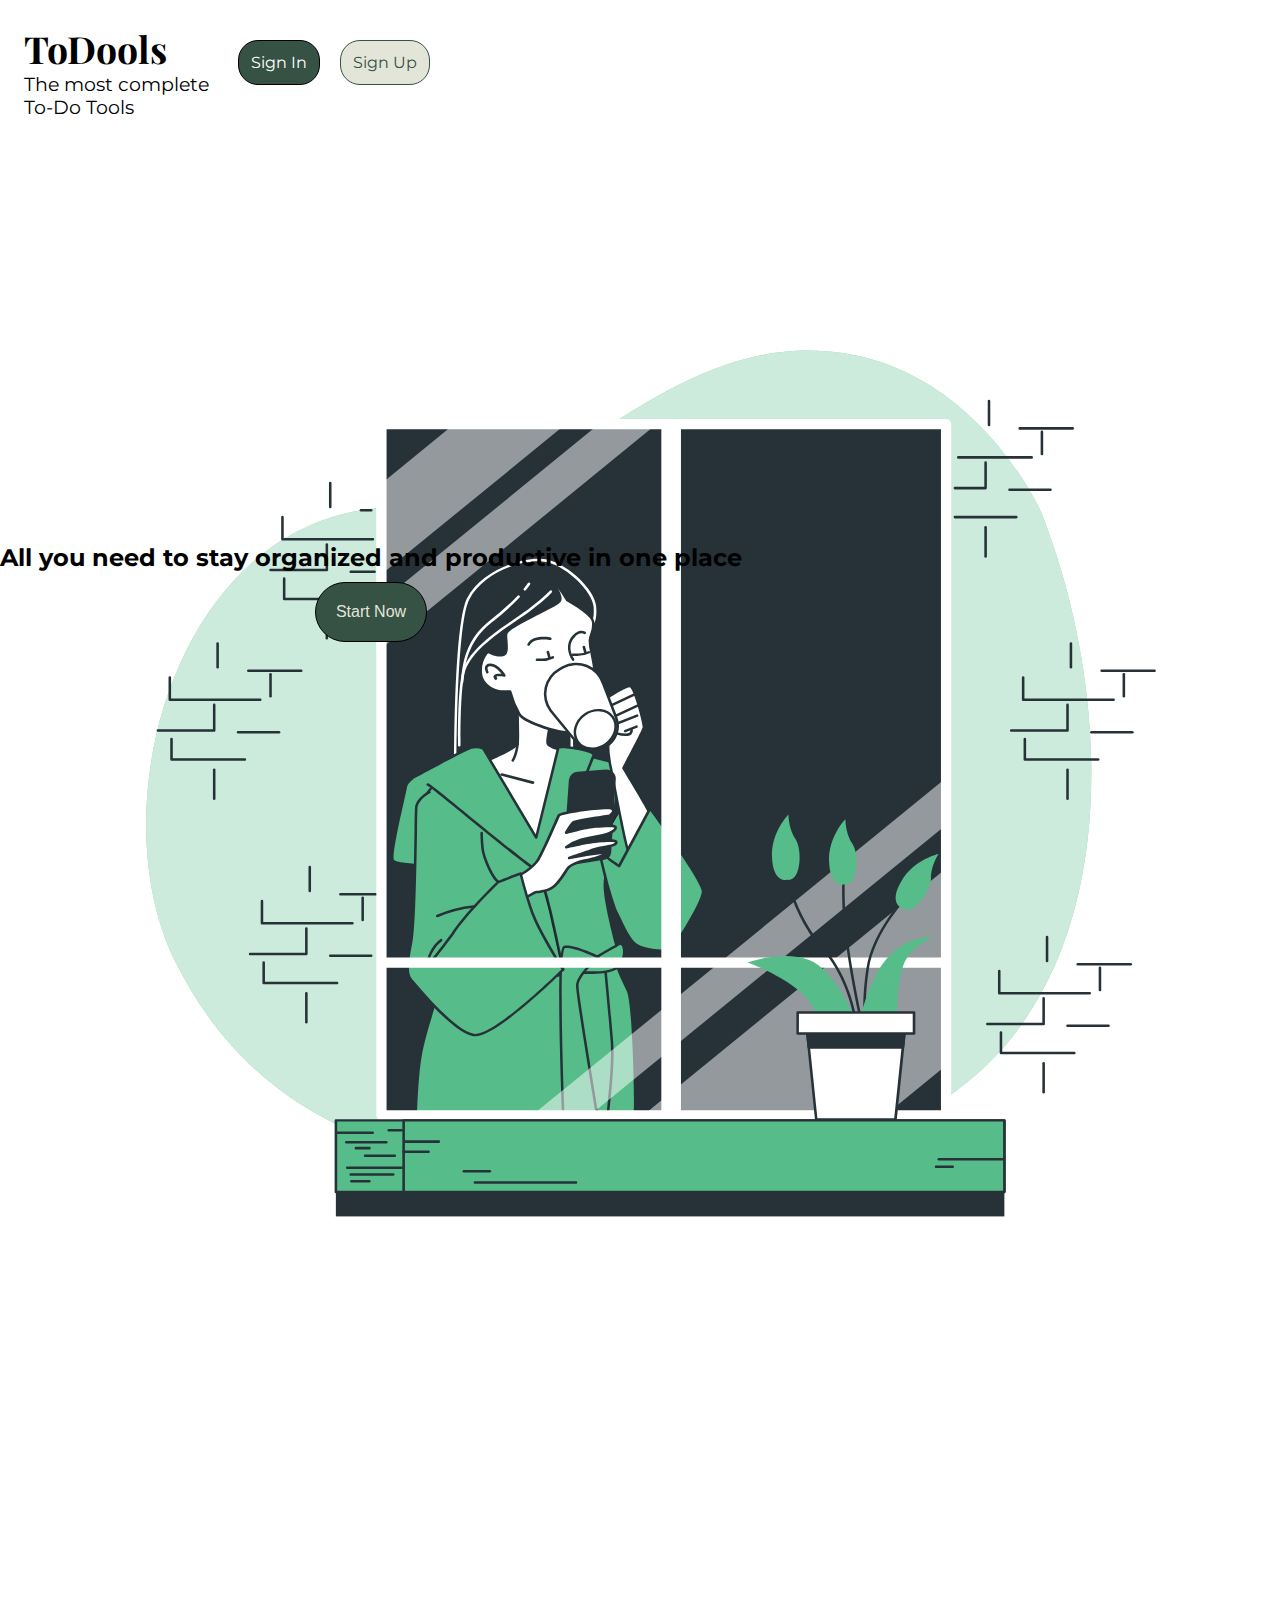
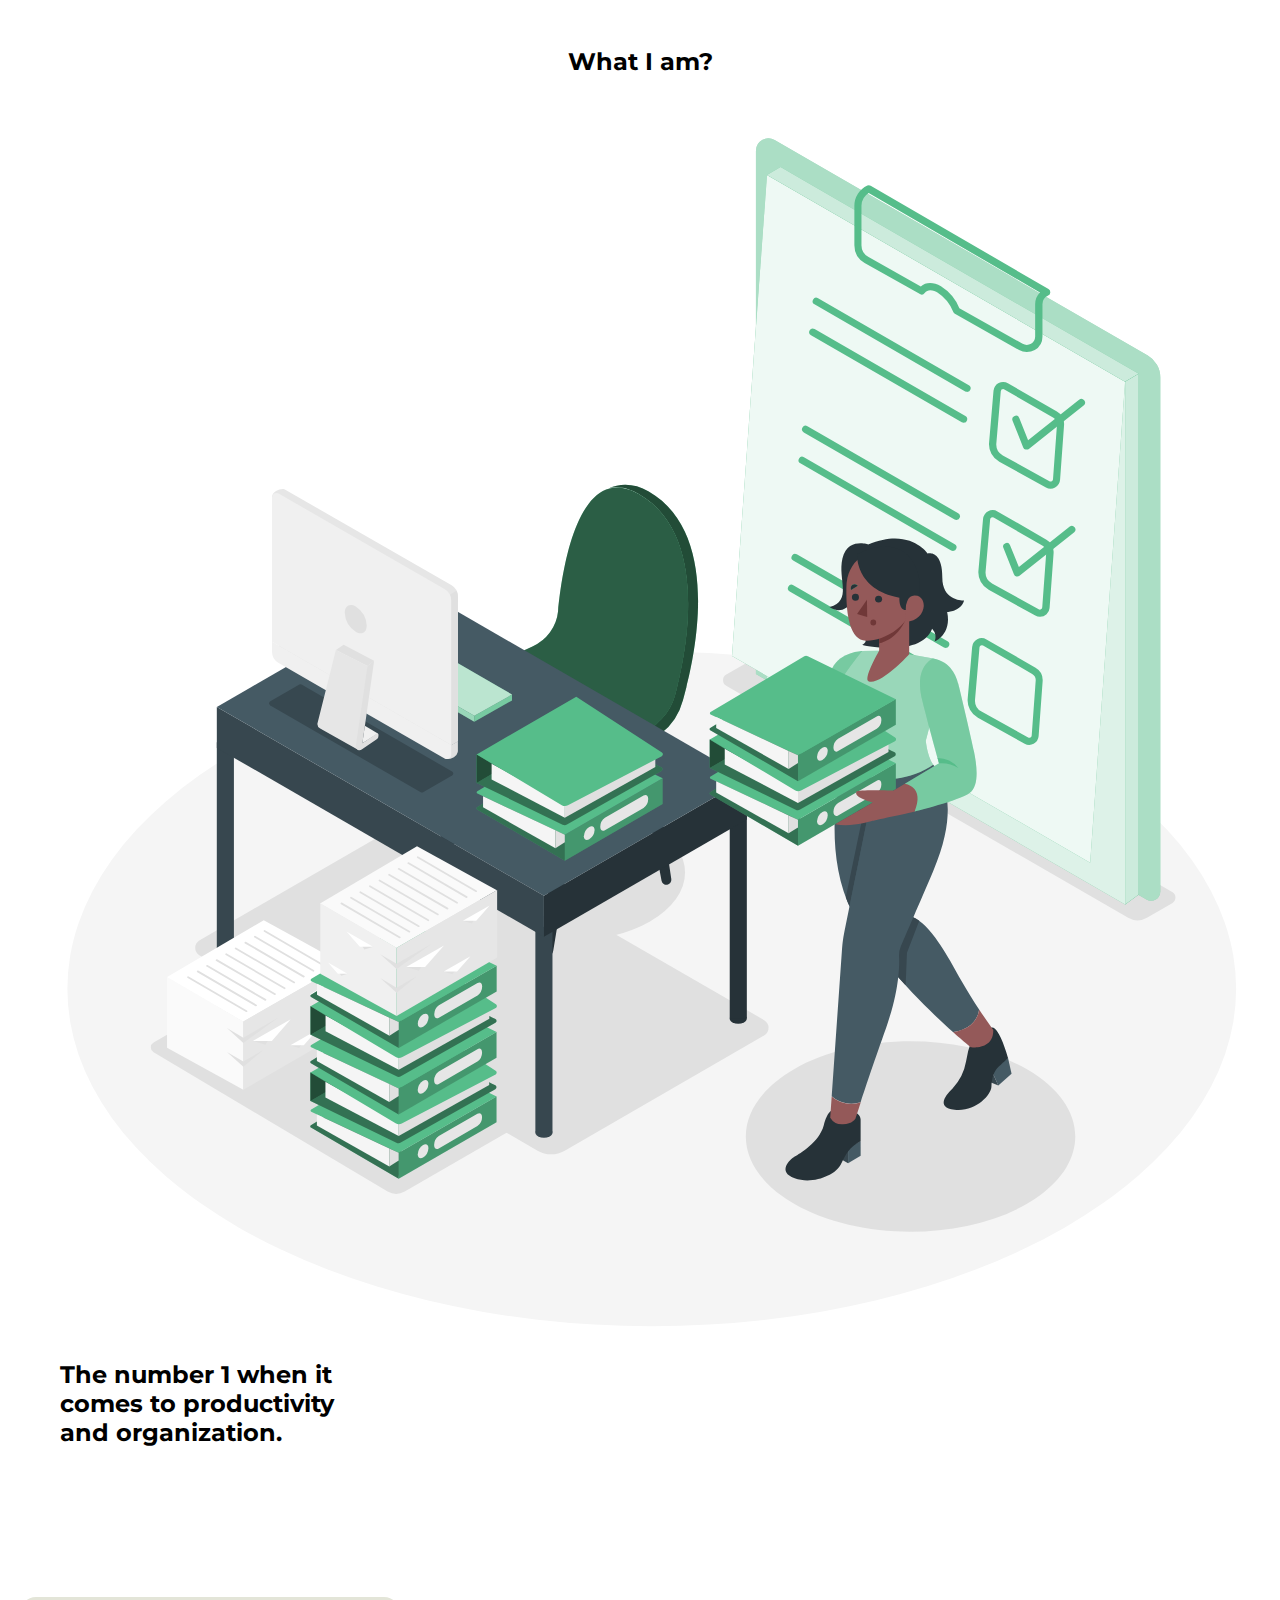
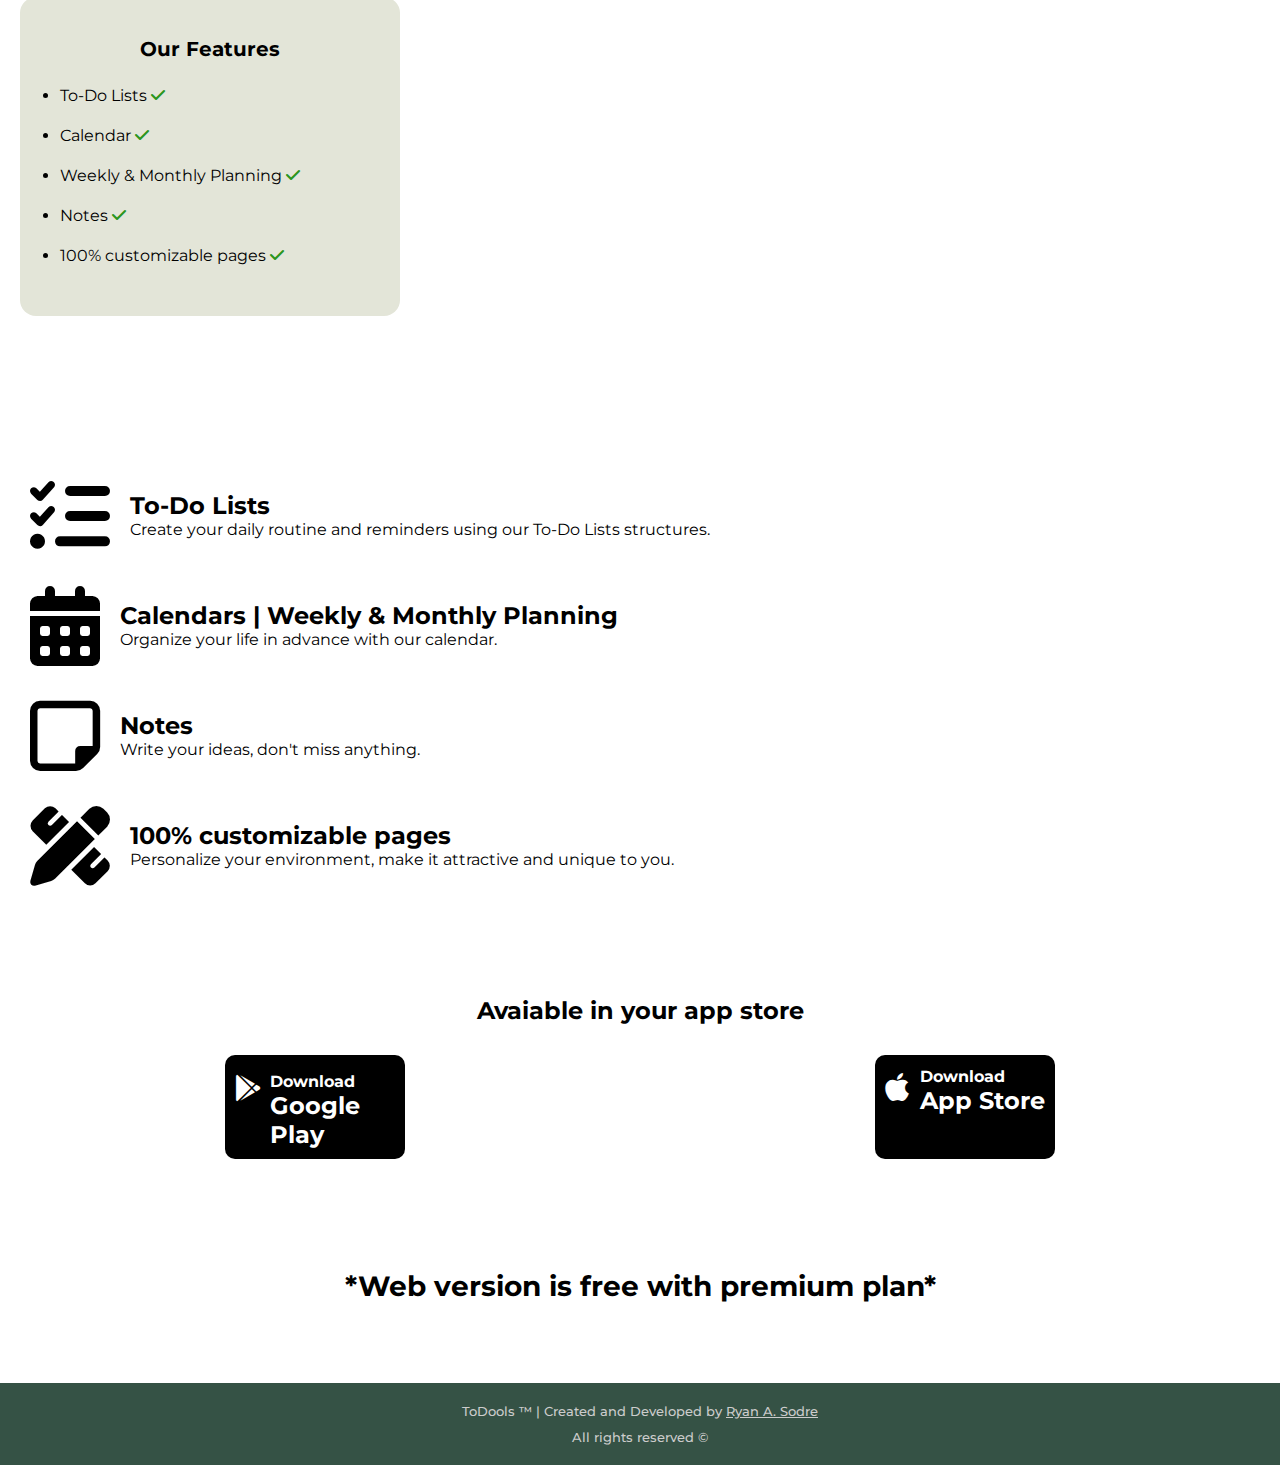
<file: pages/home/index.html>
<!DOCTYPE html>
<html lang="pt-BR">
<head>
  <meta charset="UTF-8">
  <meta http-equiv="X-UA-Compatible" content="IE=edge">
  <meta name="viewport" content="width=device-width, initial-scale=1.0">

  <link rel="stylesheet" href="https://cdnjs.cloudflare.com/ajax/libs/font-awesome/6.4.2/css/all.min.css"/>
  <link rel="stylesheet" href="homeStyle.css">
  <title>ToDools</title>
</head>
<body>
  <header>
    <div class="logo">
      <h1>ToDools</h1>
      <p>The most complete To-Do Tools</p>
    </div>

    <section class="loginZone">
      <nav>
        <ul>
          <a href="/pages/login/login.html"><li>Sign In</li></a>
          <a href="/pages/login/login.html"><li>Sign Up</li></a>
        </ul>
      </nav>
    </section>
  </header>

  <main>
    <section class="hero">
      <div class="heroText">
        <h2>All you need to stay organized and productive in one place</h2>
        <a href="#"><input type="button" value="Start Now" onclick="showButtons()"></a>

        <div class="buttonOptions">
          <a href=""><input type="button" value="Web Version"></a>
          <a href=""><input type="button" value="Download App"></a>
        </div>
      </div>
      
      <img src="/images/home images/heroImage.svg" alt="">
    </section>

    <section class="about">
        <h1>What I am?</h1>
        <img src="/images/home images/tasks.svg" alt="">
        <h2>The number 1 when it comes to productivity and organization.<p>
    </section>

    <section class="features">
      <div class="featuresList">
        <h2>Our Features</h2>
        <ul>
          <li>To-Do Lists <i class="fa-solid fa-check" style="color: #2b951d;"></i></li>
          <li>Calendar <i class="fa-solid fa-check" style="color: #2b951d;"></i></li>
          <li>Weekly & Monthly Planning <i class="fa-solid fa-check" style="color: #2b951d;"></i></li>
          <li>Notes <i class="fa-solid fa-check" style="color: #2b951d;"></i></li>
          <li>100% customizable pages <i class="fa-solid fa-check" style="color: #2b951d;"></i></li>
        </ul>
      </div>

      <div class="featuresDetails">
        <article class="details">
          <i class="fa-solid fa-list-check"></i>

          <div class="detailsText details1">
            <h2>To-Do Lists</h2>
            <p>Create your daily routine and reminders using our To-Do Lists structures.</p>
          </div>
        </article>

        <article class="details">
          <i class="fa-solid fa-calendar-days"></i>

          <div class="detailsText details2">
            <h2>Calendars | Weekly & Monthly Planning</h2>
            <p>Organize your life in advance with our calendar.</p>
          </div>
        </article>

        <article class="details">
          <i class="fa-regular fa-note-sticky"></i>

          <div class="detailsText details3">
            <h2>Notes</h2>
            <p>Write your ideas, don't miss anything.</p>
          </div>
        </article>

        <article class="details">
          <i class="fa-solid fa-pen-ruler"></i>

          <div class="detailsText details4">
            <h2>100% customizable pages</h2>
            <p>Personalize your environment, make it attractive and unique to you.</p>
          </div>
        </article>
      </div>
    </section>

    <section class="appShop">
      <h2>Avaiable in your app store</h2>

      <div class="appArticles">
        <article class="google">
          <i class="fa-brands fa-google-play"></i>
          <h4>Download</h4>
          <h2>Google Play</h2>
        </article>

        <article class="iphone">
          <i class="fa-brands fa-apple"></i>
          <h4>Download</h4>
          <h2>App Store</h2>
        </article>
      </div>
    </section>

    <section class="lastArticle">
        <h2>*Web version is free with premium plan*</h2>
    </section>

    <footer>
      <p>ToDools	&#8482; | Created and Developed by <a href="https://ryalee.github.io">Ryan A. Sodre</a></p>
      <p>All rights reserved &copy;</p>
    </footer>
  </main>
  <script src="script.js"></script>
</body>
</html>
</file>
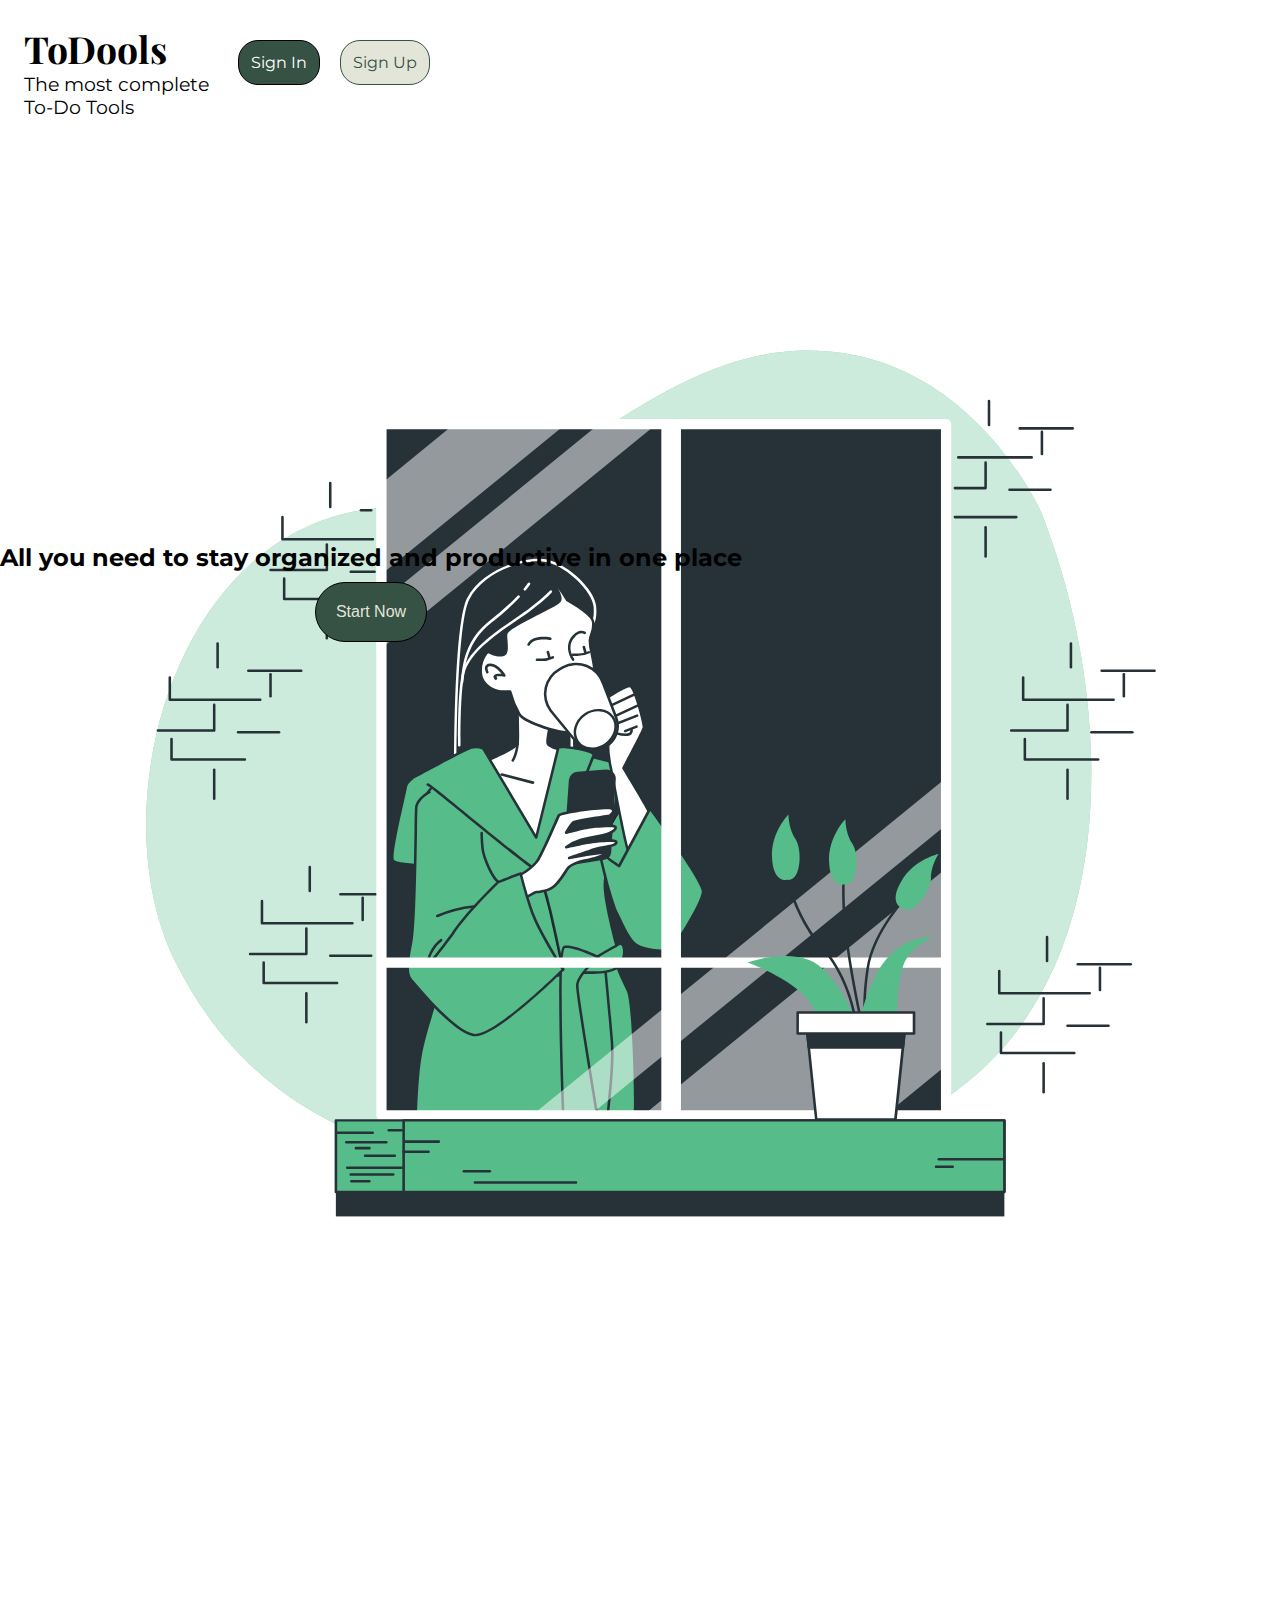
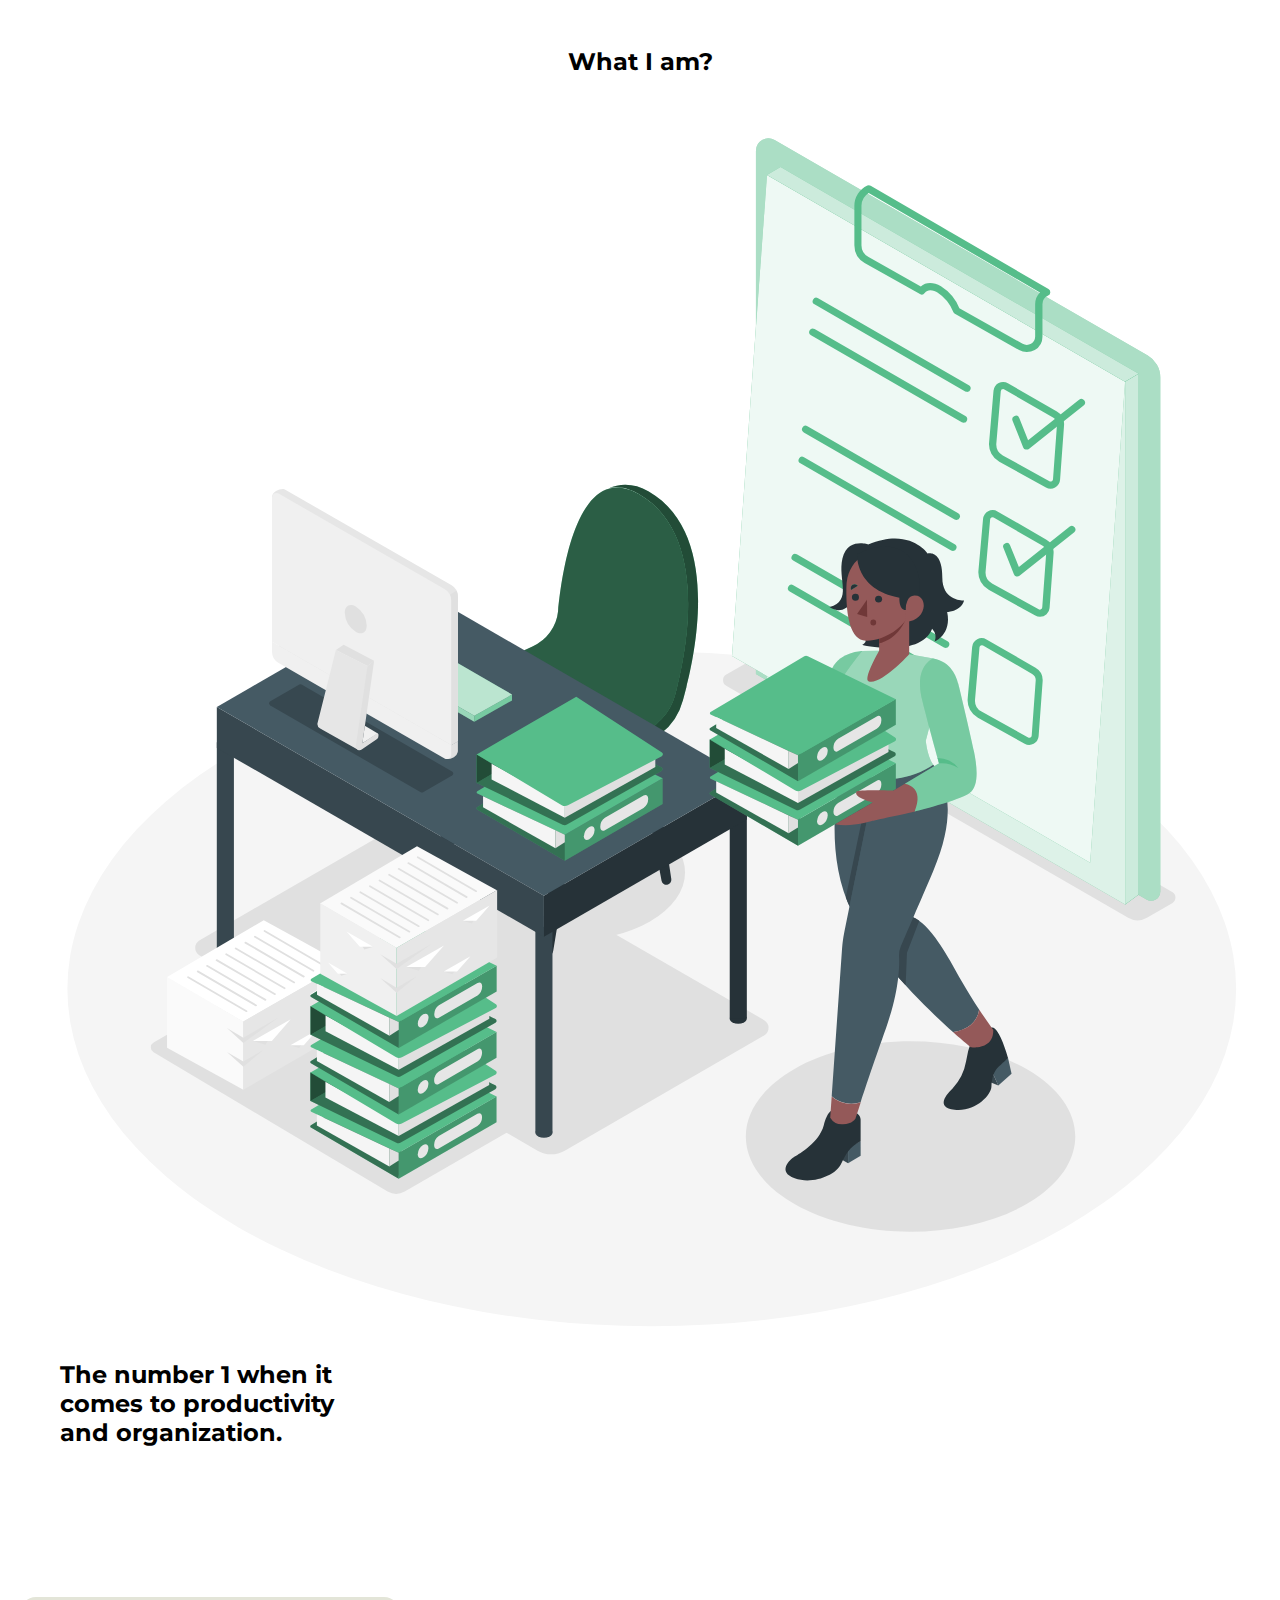
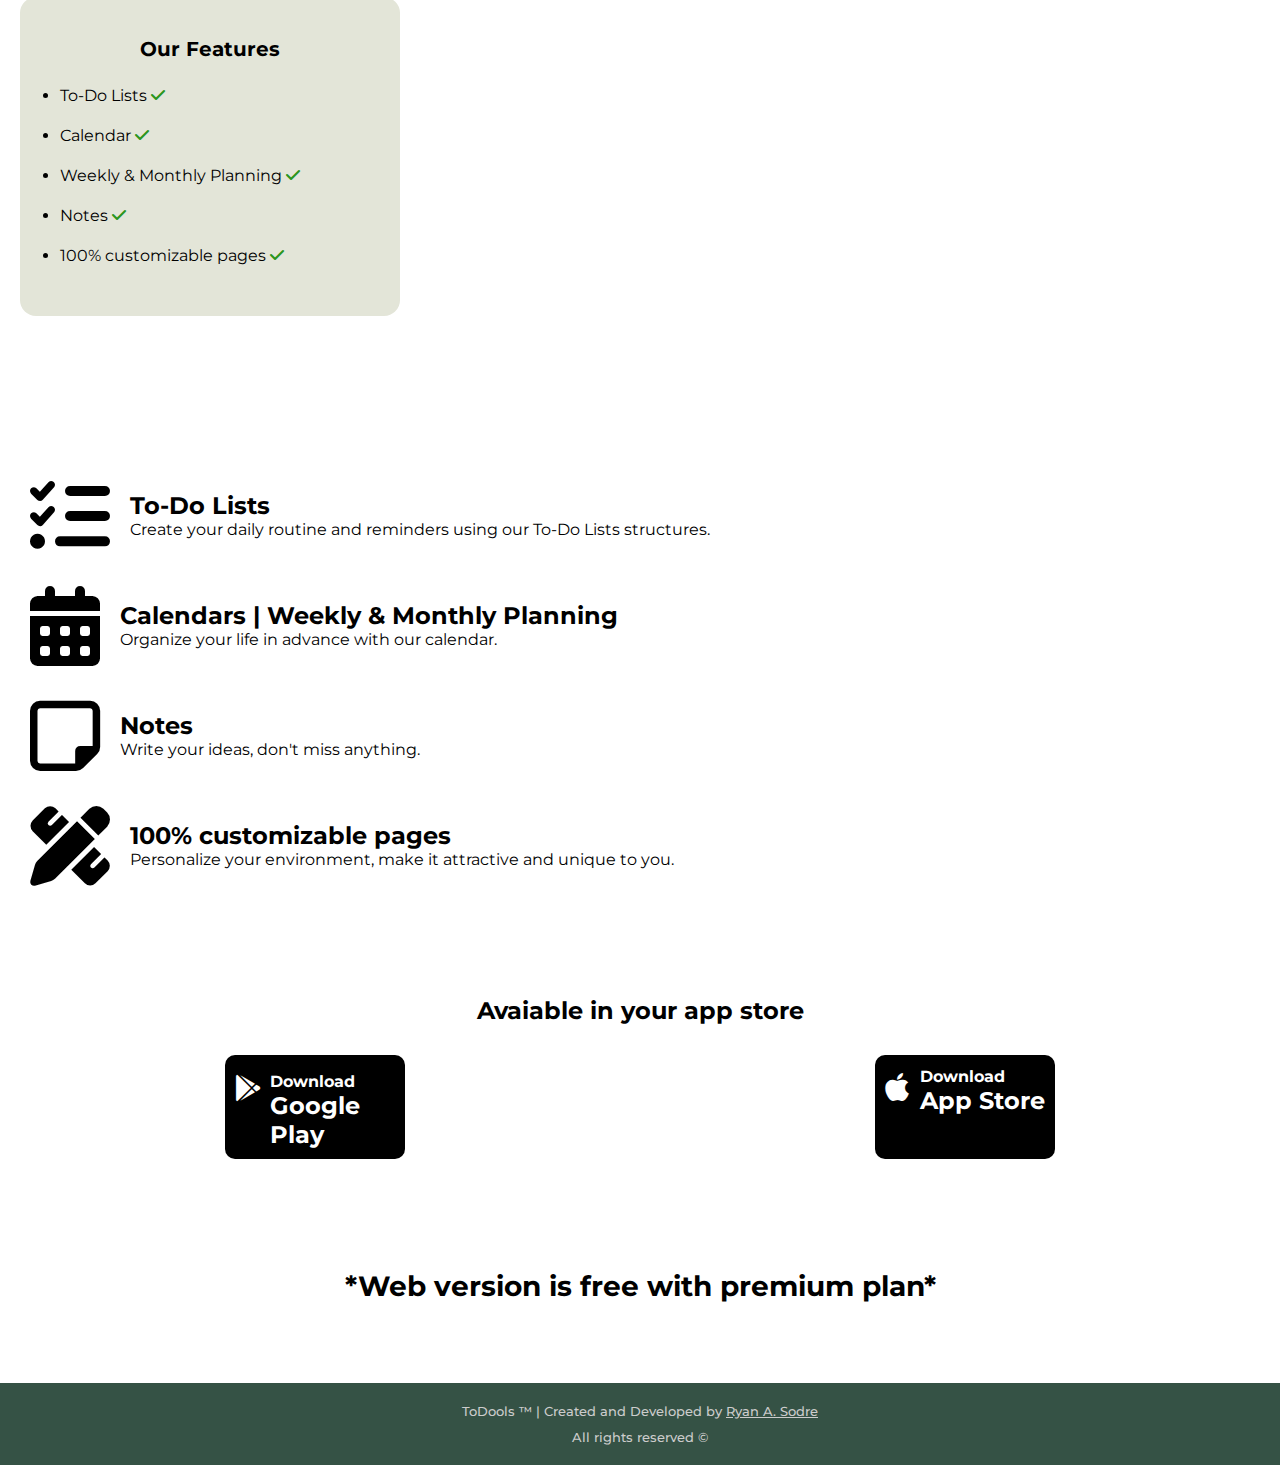
<file: pages/home/home.html>
<!DOCTYPE html>
<html lang="pt-BR">
<head>
  <meta charset="UTF-8">
  <meta http-equiv="X-UA-Compatible" content="IE=edge">
  <meta name="viewport" content="width=device-width, initial-scale=1.0">

  <link rel="stylesheet" href="https://cdnjs.cloudflare.com/ajax/libs/font-awesome/6.4.2/css/all.min.css"/>
  <link rel="stylesheet" href="homeStyle.css">
  <title>ToDools</title>
</head>
<body>
  <header>
    <div class="logo">
      <h1>ToDools</h1>
      <p>The most complete To-Do Tools</p>
    </div>

    <section class="loginZone">
      <nav>
        <ul>
          <a href="#"><li>Sign In</li></a>
          <a href="#"><li>Sign Up</li></a>
        </ul>
      </nav>
    </section>
  </header>

  <main>
    <section class="hero">
      <div class="heroText">
        <h2>All you need to stay organized and productive in one place</h2>
        <a href="#"><input type="button" value="Start Now" onclick="showButtons()"></a>

        <div class="buttonOptions">
          <a href=""><input type="button" value="Web Version"></a>
          <a href=""><input type="button" value="Download App"></a>
        </div>
      </div>
      
      <img src="/images/heroImage.svg" alt="">
    </section>

    <section class="about">
        <h1>What I am?</h1>
        <img src="/images/tasks.svg" alt="">
        <h2>The number 1 when it comes to productivity and organization.<p>
    </section>

    <section class="features">
      <div class="featuresList">
        <h2>Our Features</h2>
        <ul>
          <li>To-Do Lists <i class="fa-solid fa-check" style="color: #2b951d;"></i></li>
          <li>Calendar <i class="fa-solid fa-check" style="color: #2b951d;"></i></li>
          <li>Weekly & Monthly Planning <i class="fa-solid fa-check" style="color: #2b951d;"></i></li>
          <li>Notes <i class="fa-solid fa-check" style="color: #2b951d;"></i></li>
          <li>100% customizable pages <i class="fa-solid fa-check" style="color: #2b951d;"></i></li>
        </ul>
      </div>

      <div class="featuresDetails">
        <article class="details">
          <i class="fa-solid fa-list-check"></i>

          <div class="detailsText details1">
            <h2>To-Do Lists</h2>
            <p>Create your daily routine and reminders using our To-Do Lists structures.</p>
          </div>
        </article>

        <article class="details">
          <i class="fa-solid fa-calendar-days"></i>

          <div class="detailsText details2">
            <h2>Calendars | Weekly & Monthly Planning</h2>
            <p>Organize your life in advance with our calendar.</p>
          </div>
        </article>

        <article class="details">
          <i class="fa-regular fa-note-sticky"></i>

          <div class="detailsText details3">
            <h2>Notes</h2>
            <p>Write your ideas, don't miss anything.</p>
          </div>
        </article>

        <article class="details">
          <i class="fa-solid fa-pen-ruler"></i>

          <div class="detailsText details4">
            <h2>100% customizable pages</h2>
            <p>Personalize your environment, make it attractive and unique to you.</p>
          </div>
        </article>
      </div>
    </section>

    <section class="appShop">
      <h2>Avaiable in your app store</h2>

      <div class="appArticles">
        <article class="google">
          <i class="fa-brands fa-google-play"></i>
          <h4>Download</h4>
          <h2>Google Play</h2>
        </article>

        <article class="iphone">
          <i class="fa-brands fa-apple"></i>
          <h4>Download</h4>
          <h2>App Store</h2>
        </article>
      </div>
    </section>

    <section class="lastArticle">
        <h2>*Web version is free with premium plan*</h2>
    </section>

    <footer>
      <p>ToDools	&#8482; | Created and Developed by <a href="https://ryalee.github.io">Ryan A. Sodre</a></p>
      <p>All rights reserved &copy;</p>
    </footer>
  </main>
  <script src="script.js"></script>
</body>
</html>
</file>
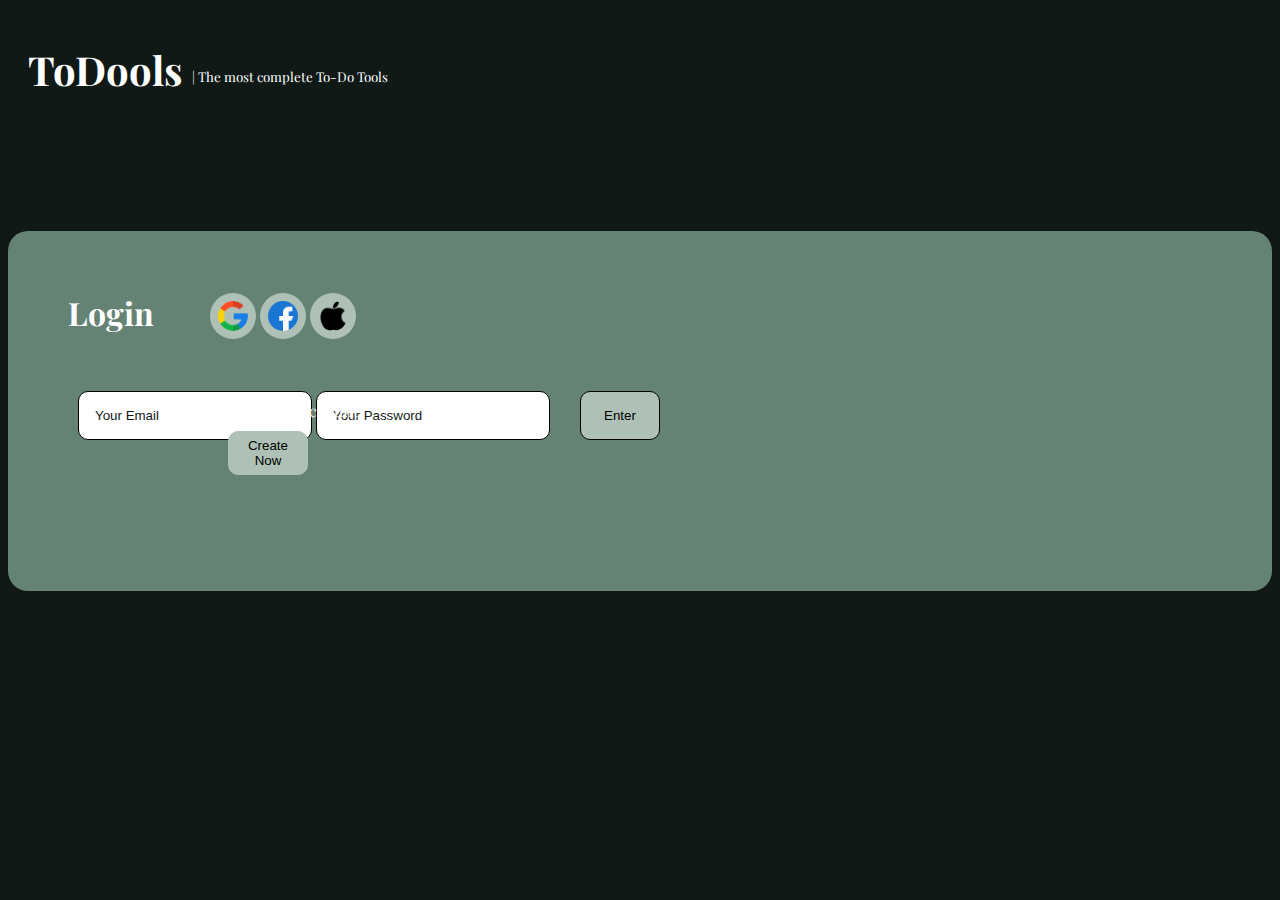
<file: pages/login/login.html>
<!DOCTYPE html>
<html lang="pt-BR">
<head>
  <meta charset="UTF-8">
  <meta http-equiv="X-UA-Compatible" content="IE=edge">
  <meta name="viewport" content="width=device-width, initial-scale=1.0">

  <link rel="stylesheet" href="https://cdnjs.cloudflare.com/ajax/libs/font-awesome/6.4.2/css/all.min.css"/>
  <link rel="stylesheet" href="loginStyle.css">
  <title>ToDools | Entre ou Cadastre-se</title>
</head>
<body>
  <header>
    <div class="logo">
      <h1>ToDools</h1>
      <p>| The most complete To-Do Tools</p>
    </div>
  </header>

  <div class="loginContainer">
    <section class="signIn">
      <h2>Login</h2>

      <article class="loginOptions">
        <img src="/images/login images/google.png" alt="">
        <img src="/images/login images/facebook.png" alt="">
        <img src="/images/login images/apple.png" alt="">
      </article>

      <form action="login">
        <input type="email" placeholder="Your Email">
        <input type="password" placeholder="Your Password">

        <input type="button" value="Enter">

       <p>Don't have an account? 
        <a href="#signUp"><button onclick="changeLoginScreen()">Create Now</button></a>
      </p>
      </form>
    </section>

    <section id="signUp">
      <h2>Register</h2>

      <article class="loginOptions">
        <p>Or login with:</p>

        <img src="/images/login images/google.png" alt="">
        <img src="/images/login images/facebook.png" alt="">
        <img src="/images/login images/apple.png" alt="">
      </article>

      <form action="register">
        <input type="email" placeholder="Your Email">
        <input type="text" placeholder="Your Name">
        <input type="password" placeholder="Create a password" class="passwordInput">
        <i class="fa-solid fa-eye" onclick="showPassword()"></i>

        <input type="button" value="Create Account">
      </form>
      
    </section>
  </div>

<script src="script.js"></script>
</body>
</html>
</file>
<file: pages/home/homeStyle.css>
@import url('https://fonts.googleapis.com/css2?family=Montserrat:wght@100;300;400;500;600&family=Playfair+Display&family=Quicksand:wght@300&display=swap');

*{
  margin: 0;
  padding: 0;
}

body {
  font-family: 'Montserrat', sans-serif;
}

header {
  display: flex;
}

.logo {
  margin: 24px;
  font-size: 14pt;
}

.logo h1 {
  font-family: 'Playfair Display', sans-serif;
  font-weight: bold;
}

.logo p {
  width: 200px;
}

.loginZone nav ul{
  display: flex;
  flex-direction: row;
}

.loginZone a {
  color: #000;
  margin: 40px 0 0 -10px;
  text-decoration: none;
  list-style: none;
  padding: 12px;
  border: 1px solid;
  border-radius: 20px;
}

.loginZone a:first-child {
  background-color: #355245;
  color: #fff;
  border: 1px solid #000;
}

.loginZone a:last-child {
  background-color: #e3e5d8;
  color: #355245;
  margin-left: 20px;
}

.hero {
  margin-top: 20px;
}

.heroText {
  margin-top: 380px;
  position: absolute;
  text-align: center;
}

.heroText input {
  background-color: #355245;
  color: #e3e5d8;
  font-size: 12pt;
  margin-top: 10px;
  padding: 20px;
  border-radius: 30px;
  border: 1px solid #000;
}

.buttonOptions {
  display: none;
  margin-left: -20px;
}

.buttonOptions.showed {
  display: block;
}

.buttonOptions input:first-child {
  background-color: #e3e5d8;
  color: #355245;
  margin-left: 20px;
}

.about {
  margin-top: 200px;
}

.about h1 {
  font-size: 18pt;
  text-align: center;
  font-weight: bold;
}

.about h2 {
  width: 300px;
  margin-left: 60px;
}

.featuresList {
  margin: 150px 20px;
  background-color: #e3e5d8;
  width: 300px;
  padding: 40px;
  border-radius: 16px;
}

.featuresList h2 {
  margin-bottom: 15px;
  text-align: center;
  font-size: 15pt;
}

.featuresList li {
  font-size: 12pt;
  line-height: 40px;
}

.featuresDetails {
  display: flex;
  flex-direction: column;
}

.details {
  margin: 10px 30px;
  display: flex;
}

.detailsText {
  margin-top: 15px;
  margin-left: 20px;
}

.details i {
  font-size: 60pt;
  margin-bottom: 10px;
}

.appShop h2:first-child {
  text-align: center;
  margin-bottom: 30px;
  margin-top: 90px;
}

.appShop .appArticles {
  display: flex;
  justify-content: space-around;
  margin-left: -20px;
}

.appShop article{
  margin-bottom: 30px;
}

.google {
  background-color: #000;
  color: #fff;
  padding: 10px;
  margin-left: 20px;
  width: 160px;
  border-radius: 10px;
}

.google i {
  font-size: 20pt;
  margin-top: 10px;
}

.google h2, 
.google h4 {
  margin-left: 35px;
}

.google h4{
  margin-top: -30px;
}

.iphone {
  background-color: #000;
  color: #fff;
  padding: 10px;
  margin-left: 20px;
  width: 160px;
  border-radius: 10px;
}

.iphone i {
  font-size: 24pt;
  margin-top: 6px;
}

.iphone h2, 
.iphone h4 {
  margin-left: 35px;
}

.iphone h4{
  margin-top: -36px;
}

.lastArticle {
  text-align: center;
  font-size: 14pt;
  margin: 80px 0;
}

footer {
  background-color: #355245;
  color: #ccc;
  text-align: center;
  padding: 20px;
  font-size: 10pt;
  font-weight: 500;
}

footer a {
  color: #ccc;
}

footer p:last-child {
  margin-top: 10px;
}
</file>
<file: pages/login/loginStyle.css>
@import url('https://fonts.googleapis.com/css2?family=Montserrat:wght@100;300;400;500;600&family=Playfair+Display&family=Quicksand:wght@300&display=swap');

body {
  font-family: 'Playfair Display';
  background-color: #101916;
  color: #fff;
}

.logo {
  display: flex;
  flex-direction: row;
}

.logo h1 {
  margin: 35px 20px;
  font-size: 30pt;
}

.logo p {
  margin-left: -10px;
  margin-top: 60px;
  font-size: 10pt;
}

.loginContainer {
  background-color: #648374;
  border-radius: 20px;
  padding: 80px 20px;
  margin-top: 100px;
}

#signUp {
  display: none;
  margin: 200px 100px;
}

#signUp h2 {
  position: absolute;
  margin-top: -220px;
  margin-left: -60px;
  font-size: 24pt;
}

#signUp form {
  position: absolute;
  margin-top: -150px;
  margin-left: -50px;
}

#signUp form input {
  padding: 16px;
  width: 200px;
  margin-bottom: 10px;
  border-radius: 10px;
  border: 1px solid #000;
}

#signUp form input[type='button'] {
  background-color: #afc1b6;
  margin-left: 26px;
  width: 120px;
}

#signUp form input:focus {
  outline: none;
  border: 2px solid #81bb97;
}

#signUp form input::placeholder {
  color: #101916;
}

.fa-eye {
  cursor: pointer;
  position: absolute;
  font-size: 12pt;
  margin-top: 14px;
  margin-left: -36px;
  color: #858585;
  border-left: 1px solid;
  padding-left: 8px;
}

.fa-eye.fa-eye-slash {
  display: none;
  cursor: pointer;
  position: absolute;
  font-size: 12pt;
  margin-top: 14px;
  margin-left: -36px;
  color: #858585;
  border-left: 1px solid;
  padding-left: 8px;
}

#signUp.showed {
  display: block;
}

.signIn {
  margin: 200px 100px;
}

.signIn.oculted {
  display: none;
}

.signIn h2 {
  position: absolute;
  margin-top: -220px;
  margin-left: -60px;
  font-size: 24pt;
} 

.signIn form {
  position: absolute;
  margin-top: -120px;
  margin-left: -50px;
}

.signIn form input {
  padding: 16px;
  width: 200px;
  margin-bottom: 10px;
  border-radius: 10px;
  border: 1px solid #000;
}

.signIn form input[type='button'] {
  background-color: #afc1b6;
  margin-left: 26px;
  width: 80px;
}

.signIn form input:focus {
  outline: none;
  border: 2px solid #81bb97;
}

.signIn form input::placeholder {
  color: #101916;
}

.loginOptions {
  position: absolute;
  display: flex;
  flex-direction: row;
  justify-content: space-around;
  width: 150px;
  margin-top: 2px;
  margin-left: 80px;
}

.loginOptions p {
  position: absolute;
  margin-top: -240px;
  margin-left: -50px;
  width: 80px;
}

.loginOptions img {
  background-color: #afc1b6;
  border-radius: 100px;
  padding: 8px;
  width: 30px;
  height: 30px;
  margin-top: -220px;
}

form p {
  display: flex;
  flex-direction: column;
  margin-left: 120px;
  margin-top: -50px;
}

form p button {
  background-color: #afc1b6;
  border: 1px solid #afc1b6;
  border-radius: 10px;
  padding: 6px;
  margin-top: 10px;
  margin-left: 30px;
  width: 80px;
}
</file>
